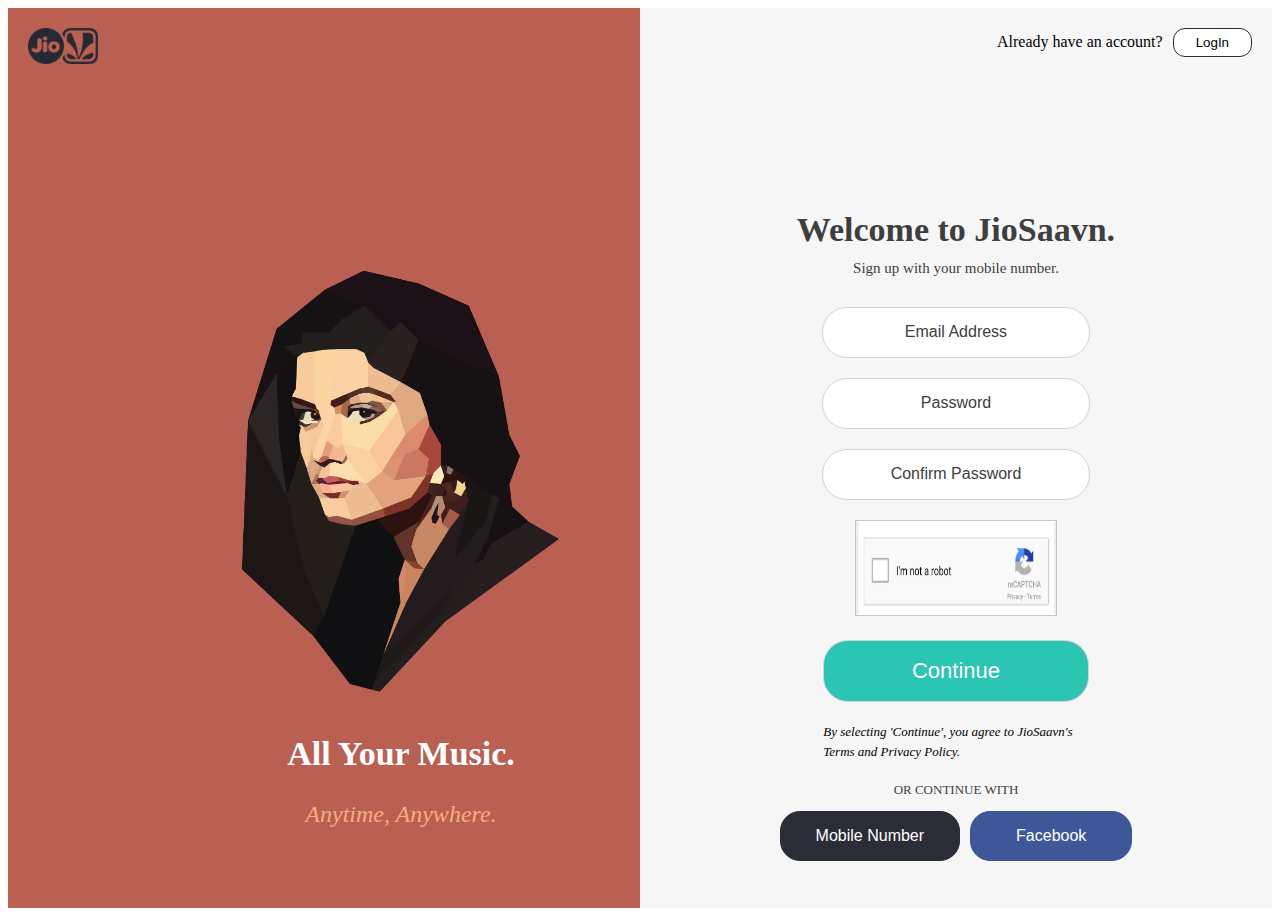
<file: signup.html>
<!DOCTYPE html>
<html lang="en">
<head>
    <meta charset="UTF-8">
    <meta name="viewport" content="width=device-width, initial-scale=1.0">
    <title>Signup</title>
    <style>
        .container{
            height: 100vh;
            width: 100%;
            display: flex;
        }
        .left{
            height: 100%;
            width: 50%;
            background-color: #ba6053;
            position: relative;
        }
        .right{
            height: 100%;
            width: 50%;
            background-color: #f6f6f6;
            position: relative;
        }
        .logo{
            height: 4%;
            padding: 20px;
        }
        .avatar{
            height: 470px;
            width: 470px;
        }
        .avatar-container{
            /*border: 1px solid red;*/
            position: absolute;
            left: 25%;
            top: 25%;

        }
        .avatar-text{
            text-align: center;
            font-size: 34px;
            color: white;
        }
        .avatar-text-second{
            text-align: center;
            color: #f4ae82;
            font-size: 24px;
            font-style: italic;
        }
        .account{
            float: right;
            padding: 20px;
        }
        .btn{
            padding: 6px 22px;
            border: 1px solid #2a2d36;
            background-color: white;
            border-radius: 12px;
            margin-left: 10px;
        }
        .form{
            /*border: 1px solid red;*/
            position: absolute;
            height: 70%;
            width: 70%;
            top: 20%;
            left: 15%;
            text-align: center;
        }
        .welcome{
            color: #3e3e3e;
            font-size: 34px;
        }
        .signup{
            font-size: 15px;
            color: #3e3e3e;
            margin-top: -12px;
            margin-bottom: 30px;
        }
        .input-field{
            padding: 17px 22px;
            width: 50%;
            margin-bottom: 20px;
            background-color: white;
            border: 1px solid rgb(216, 210, 210);
            border-radius: 25px;
        }
        .input-field::placeholder{
            font-family: sans-serif;
            color: #3e3e3e;
            text-align: center;
            font-size: 16px;
        }
        .submit{
            background-color: #2bc5b4;
            width: 60%;
            color: white;
            font-size: 22px;
        }
        .recap{
            width: 45%;
            height: 15%;
            margin-bottom: 20px;
            border: 1px solid #c5c5c5;
        }
        .em{
            width: 60%;
            margin: auto;
            text-align: left;
            font-style: italic;
            font-size: 13px;
            line-height: 20px;
        }
        .continue{
            font-size: 13px;
            color: #3e3e3e;
            margin-top: 20px;
        }
        .social{
            display: flex;
            justify-content: center;
        }
        .mobile{
            background-color: #2a2d36;
            border: 1px solid #2a2d36;
            padding: 15px 35px;
            color: white;
            border-radius: 20px;
            font-size: 16px;
        }
        .fb{
            background-color: #3d5798;
            border: 1px solid #3d5798;
            padding: 15px 45px;
            color: white;
            border-radius: 20px;
            font-size: 16px;
            margin-left: 10px;
        }
        button:hover{
            color: black;
        }
    </style>
</head>
<body>
    <div class="container">
        <div class="left">
            <img class="logo" src="./404.logo.png" alt="logo">
            <div class="avatar-container">
                <img class="avatar" src="./KaurB.png" alt="avatar">
                <h2 class="avatar-text">All Your Music.</h2>
                <p class="avatar-text-second">Anytime, Anywhere.</em>
            </div>
        </div>
        <div class="right">
            <div class="account">
                Already have an account?<button class="btn">LogIn</button>
            </div>
            <div class="form">
                <h1 class="welcome">Welcome to JioSaavn.</h1>
                <p class="signup">Sign up with your mobile number.</p>
                <input type="text" class="input-field" placeholder="Email Address"><br>
                <input type="text" class="input-field" placeholder="Password"><br>
                <input type="text" class="input-field" placeholder="Confirm Password"><br>
                <img class="recap" src="banner-772x250.png" alt="">
                <input type="button" class="input-field submit" value="Continue"><br>
                <p class="em">By selecting 'Continue', you agree to JioSaavn's Terms and Privacy Policy.</p>
                <p class="continue">OR CONTINUE WITH </p>
                <div class="social">
                    <button class="mobile">Mobile Number</button>
                    <button class="fb">Facebook</button>
                </div>
            </div>
        </div>
    </div>
</body>
</html>
</file>
